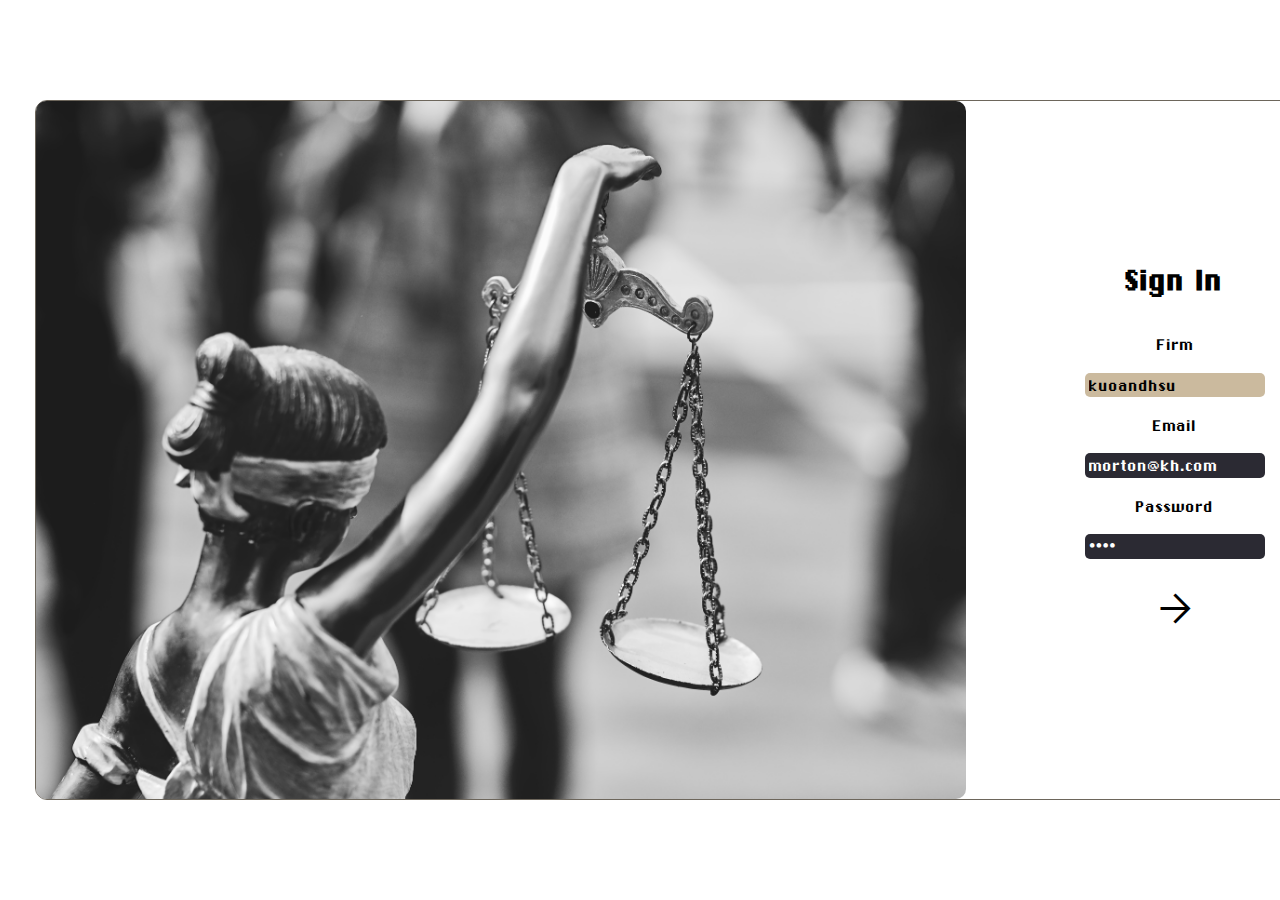
<file: index.html>
<!DOCTYPE html>
<html lang="en">
  <head>
    <meta charset="UTF-8" />
    <meta http-equiv="X-UA-Compatible" content="IE=edge" />
    <meta name="viewport" content="width=device-width, initial-scale=1.0" />
    <title>Law Msger</title>
    <link rel="icon" href="/images/favicon.ico" />
    <link rel="stylesheet" href="/style/auth.css" />
    <link href="https://fonts.googleapis.com/icon?family=Material+Icons" rel="stylesheet" />
    <link
      rel="stylesheet"
      href="https://fonts.googleapis.com/css2?family=Material+Symbols+Outlined:opsz,wght,FILL,GRAD@20..48,100..700,0..1,-50..200"
    />
  </head>
  <body>
    <div class="container">
      <div id="pane">
        <div id="landing"></div>
      </div>
    </div>
    <script type="module" src="/src/login.js"></script>
  </body>
</html>
</file>
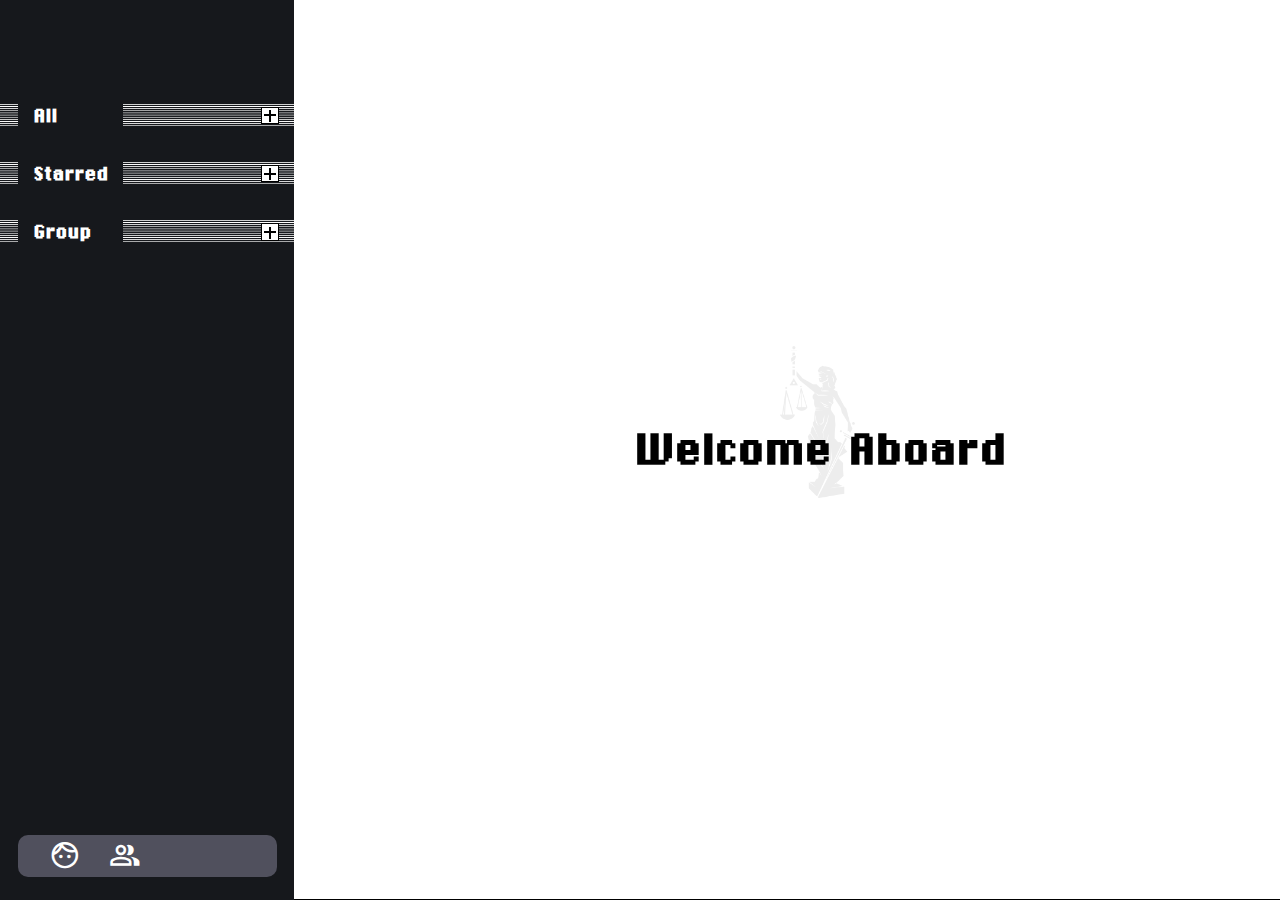
<file: main.html>
<!DOCTYPE html>
<html lang="en">
  <head>
    <meta charset="UTF-8" />
    <meta http-equiv="X-UA-Compatible" content="IE=edge" />
    <meta name="viewport" content="width=device-width, initial-scale=1.0" />
    <title>Law Msger</title>
    <link rel="icon" href="/images/favicon.ico" />
    <link href="bootstrap-tour/bootstrap-tour-standalone.min.css" rel="stylesheet" />
    <link rel="stylesheet" href="/style/style.css" />
    <link rel="stylesheet" href="/style/sidebar.css" />
    <link rel="stylesheet" href="/style/chat.css" />
    <link rel="stylesheet" href="/style/profile.css" />
    <link rel="stylesheet" href="/style/group.css" />
    <link rel="stylesheet" href="/style/admin.css" />
    <link href="https://fonts.googleapis.com/icon?family=Material+Icons" rel="stylesheet" />
    <link
      rel="stylesheet"
      href="https://fonts.googleapis.com/css2?family=Material+Symbols+Outlined:opsz,wght,FILL,GRAD@20..48,100..700,0..1,-50..200"
    />
  </head>
  <body>
    <div class="container">
      <div id="sidebar">
        <div id="navbar">
          <div id="firmLogo"></div>
          <div id="userInfo"><h2></h2></div>
        </div>
        <div id="all" class="collapse-header">
          <div class="header">
            <div><h3>All</h3></div>
            <div class="collapse-symbol"><span></span><span></span></div>
          </div>
          <div class="contacts content"></div>
        </div>

        <div id="star" class="collapse-header">
          <div class="header">
            <div><h3>Starred</h3></div>
            <div class="collapse-symbol"><span></span><span></span></div>
          </div>
          <div class="contacts content"></div>
        </div>

        <div id="group" class="collapse-header">
          <div class="header">
            <div><h3>Group</h3></div>
            <div class="collapse-symbol"><span></span><span></span></div>
          </div>
          <div class="groups content"></div>
        </div>
        <div class="footer-options">
          <span id="profile" class="material-symbols-outlined">face</span>
          <span id="groupAddParticipants" class="material-symbols-outlined">group</span>
          <span id="signOut" class="material-icons">logout</span>
        </div>
      </div>

      <div id="main">
        <div id="pane">
          <h1>Welcome Aboard</h1>
        </div>
      </div>
    </div>

    <script src="https://api.mortonkuo.solutions/socket.io/socket.io.js"></script>
    <script type="module" src="/src/socket.js"></script>
    <script type="module" src="/src/navbar.js"></script>
    <script type="module" src="/src/sidebar.js"></script>
    <script type="module" src="/src/admin.js"></script>
    <script src="https://code.jquery.com/jquery-3.6.1.min.js"></script>
    <script src="/bootstrap-tour/bootstrap-tour-standalone.min.js"></script>
    <script type="module" src="/src/tour.js"></script>
  </body>
</html>
</file>
<file: style/auth.css>
@font-face {
  font-family: ChiKareGo2;
  src: url('../fonts/ChiKareGo2.ttf') format('truetype');
}

* {
  margin: 0;
  box-sizing: border-box;
  font-size: 1.1rem;
}

body {
  height: 100vh;
  font-family: ChiKareGo2;
}

h3 {
  font-size: 2rem;
}

input {
  margin: 1rem 0;
  padding: 0.1rem 0.2rem;
  border: none;
  border-radius: 5px;
  font-family: ChiKareGo2;
}

input:focus {
  outline: none;
}

.container {
  display: flex;
  justify-content: center;
  flex-direction: column;
  height: 100%;
}

#pane {
  flex: 1;
  border-radius: 12px;
  min-width: 1350px;
  min-height: 700px;
}

#organizationNameInput {
  background-color: #cbba9e;
}

div.auth {
  display: flex;
  justify-content: center;
  margin: auto 2rem;
  border: 1px solid #6d665b;
  max-height: 68vh;
}

#signInIcon {
  font-size: 45px;
  margin-top: 0.5rem;
  border-radius: 10px;
  cursor: pointer;
}

#signInIcon:hover {
  transform: rotate(360deg);
  transition: all 1s ease;
}

form.auth {
  display: flex;
  flex-direction: column;
  justify-content: center;
  align-items: center;
  margin: 0 4rem;
  padding: 2rem 4rem;
  min-width: 27vw;
  max-height: 50vh;
  border: 1px solid black;
}

#signIn {
  position: relative;
  margin: 0;
  padding: 0;
  min-width: 31%;
  max-height: 100%;
  border: none;
}

h3.auth {
  margin-bottom: 2rem;
}

input.auth {
  background-color: #2b2a33;
  color: white;
  border: none;
}

button.auth {
  background-color: transparent;
  border: none;
}

div.signout {
  display: flex;
  align-items: center;
  padding-left: 5.7rem;
}

button.signout {
  padding: 0.5rem 1rem;
}

#landing {
  flex-grow: 1;
  border-right: 1px solid black;
  background-image: url(../images/landing.jpeg);
  background-size: cover;
  background-repeat: no-repeat;
  background-position: center;
  border: none;
  border-radius: 10px;
}

#systemMsg {
  position: absolute;
  top: 9%;
  color: rgb(229, 136, 152);
}

#systemMsg p {
  margin: 0.5rem;
}
</file>
<file: style/style.css>
@font-face {
  font-family: ChiKareGo2;
  src: url('../fonts/ChiKareGo2.ttf') format('truetype');
}

@font-face {
  font-family: Chicago;
  src: url('../fonts/ChicagoNormal.ttf') format('truetype');
}

:root {
  --background-color: rgb(22, 24, 28);
  --options-background-color: rgb(80, 80, 93);
  --options-hover-color: rgb(126, 126, 138);
  --options-hover-color-blue: #1f4560;
  --light-yellow: #cbba9e;
  --dark-yellow: #917b58;
  --scrollbar-background-color: rgb(46, 46, 55);
  --success-background-color: rgb(68, 164, 114);
  --error-background-color: pink;
  --border-radius: 10px;
}

.material-icons {
  font-family: 'Material Icons';
  font-weight: normal;
  font-style: normal;
  font-size: 24px; /* Preferred icon size */
  display: inline-block;
  line-height: 1;
  text-transform: none;
  letter-spacing: normal;
  word-wrap: normal;
  white-space: nowrap;
  direction: ltr;

  /* Support for all WebKit browsers. */
  -webkit-font-smoothing: antialiased;
  /* Support for Safari and Chrome. */
  text-rendering: optimizeLegibility;

  /* Support for Firefox. */
  -moz-osx-font-smoothing: grayscale;

  /* Support for IE. */
  font-feature-settings: 'liga';
}

* {
  margin: 0;
  box-sizing: border-box;
  font-size: 1.1rem;
}

body {
  font-family: Chicago;
}

h2 {
  font-family: ChiKareGo2;
  font-size: 1.5rem;
}

h3 {
  font-family: ChiKareGo2;
  font-size: 1.3rem;
}

input {
  margin: 1rem 0;
  font-family: ChiKareGo2;
}

input:focus {
  outline: none;
}

button {
  font-family: ChiKareGo2;
}

ul {
  list-style: none;
}

a {
  text-decoration: none;
  color: black;
}

p {
  cursor: default;
}

.container {
  display: flex;
  height: 100vh;
}

#systemMsg {
  display: flex;
  position: absolute;
  justify-content: center;
  width: 100%;
  background-color: var(--success-background-color);
  color: white;
}

#systemMsg.error {
  background-color: var(--error-background-color);
}

#systemMsg p {
  margin: 0.5rem;
}

#suggestions {
  position: absolute;
  bottom: 2.45rem;
  padding: 1rem;
  max-width: 100%;
  /* min-width: 1060px; */
  border-top-left-radius: 1rem;
  border-top-right-radius: 1rem;
  background-color: var(--background-color);
  color: white;
  cursor: pointer;
  visibility: hidden;
  z-index: 1;
  transition: bottom 0.2s ease;
}

#suggestions.on {
  visibility: visible;
}

#suggestions table {
  border-collapse: collapse;
}

#suggestions td,
#suggestions li {
  padding: 0 0.4rem;
  font-size: 1rem;
}

#suggestions td:first-child {
  border-top-left-radius: var(--border-radius);
  border-bottom-left-radius: var(--border-radius);
}

#suggestions td:last-child {
  border-top-right-radius: var(--border-radius);
  border-bottom-right-radius: var(--border-radius);
}

#suggestions li:hover,
#suggestions tr:hover {
  background-color: var(--options-hover-color-blue);
}

#suggestions li.on,
#suggestions tr.on {
  background-color: var(--options-hover-color-blue);
}

#main {
  display: flex;
  position: relative;
  flex-direction: column;
  justify-content: flex-start;
  flex-grow: 1;
  border-bottom: 1px solid black;
}

#main::after {
  content: '';
  background: url(/images/main.jpeg);
  background-size: 42rem;
  background-repeat: no-repeat;
  background-position: center;
  opacity: 0.07;
  top: 0;
  left: 0;
  bottom: 0;
  right: 0;
  position: absolute;
  z-index: -1;
}

#pane {
  display: flex;
  flex-direction: column;
  justify-content: space-between;
  align-items: center;
  height: 90vh;
  min-width: 1060px;
  flex-grow: 1;
}

#pane h1 {
  margin: auto auto;
  font-size: 3rem;
  font-family: ChiKareGo2;
  cursor: default;
}

#form {
  display: flex;
  justify-content: center;
  align-items: center;

  height: 9.5vh;
  width: 100%;
  padding: 0.7rem 0.25rem;
  background: rgba(0, 0, 0, 0.15);
  backdrop-filter: blur(10px);
  background-color: white;
}

#inputWrapper {
  display: flex;
  justify-content: space-between;
  align-items: flex-start;
  width: 95%;
  min-width: 1060px;
  min-height: 2.35rem;
  position: absolute;
  bottom: 22%;
  color: white;
  border-radius: var(--border-radius);
  background-color: var(--background-color);
}

#inputWrapper span {
  font-size: 1.5rem;
  cursor: pointer;
}

#inputWrapper button {
  display: flex;
  align-items: center;
  margin: 0.35rem 0 0 0;
  border: none;
  color: white;
  border-radius: var(--border-radius);
  background-color: var(--background-color);
}

#input {
  border: none;
  margin: 0.6rem;
  padding: 0 1rem;
  width: 93%;
  height: 28px;
  min-height: 28px;
  max-height: 30vh;
  overflow-y: auto;

  scrollbar-color: var(--options-background-color) var(--options-hover-color);
  scrollbar-width: thin;
  scrollbar-gutter: stable;

  color: white;
  border-radius: var(--border-radius);
  background-color: var(--background-color);
  resize: none;
  font-family: ChiKareGo2;
}

#input::-webkit-scrollbar {
  width: 0.8rem;
}

#input::-webkit-scrollbar-track {
  background: var(--scrollbar-background-color);
}

#input::-webkit-scrollbar-thumb {
  background-color: var(--background-color);
}

#input:focus {
  outline: none;
}

#form > button {
  background: #333;
  border: none;
  padding: 0 1rem;
  margin: 0.25rem;
  min-height: 1.5rem;
  border-radius: 3px;
  outline: none;
  color: #fff;
}

#messages {
  list-style-type: none;
  margin: 0;
  padding: 0;
  height: 90vh;
  width: 100%;
  overflow-y: auto;
  scrollbar-width: thin;
  scrollbar-gutter: stable;
}

#messages::-webkit-scrollbar {
  width: 0.8rem;
}

#messages::-webkit-scrollbar-track {
  background: var(--scrollbar-background-color);
}

#messages::-webkit-scrollbar-thumb {
  background-color: var(--background-color);
}

#messages > li {
  display: flex;
  padding: 0.5rem 1rem;
  background-image: linear-gradient(to right, #000 40%, rgba(255, 255, 255, 0) 20%);
  background-position: top;
  background-size: 3px 1px;
  background-repeat: repeat-x;
}

chat-unread-message #messages > li div {
  display: flex;
  min-width: 3rem;
  min-height: 3rem;
  justify-content: center;
}

#messages > li.chat-unread-message {
  background-color: bisque;
}

#messages > li div.chat-message-text {
  display: flex;
  flex-direction: column;
  justify-content: flex-start;
  align-items: flex-start;
  padding-left: 1rem;
  flex-grow: 1;
}

#userInfo {
  display: flex;
  align-items: center;
  margin: 0 1rem;
  cursor: default;
}

.options {
  display: flex;
  justify-content: center;
  align-items: center;
}

.options a {
  display: flex;
  padding: 0 1rem;
  cursor: pointer;
}

#imagesContainer {
  display: flex;
  justify-content: center;
  align-items: center;
  padding: 5rem;
}

#loadingEffect {
  width: 3rem;
  height: 3rem;
  border: 5px solid #f3f3f3;
  border-top: 6px solid var(--options-hover-color-blue);
  border-radius: 100%;
  position: absolute;
  top: 50%;
  left: 50%;
  animation: spin 1s infinite linear;
}

@keyframes spin {
  from {
    transform: rotate(0deg);
  }
  to {
    transform: rotate(360deg);
  }
}
</file>
<file: style/sidebar.css>
#sidebar {
  background-color: var(--background-color);
  display: flex;
  flex-direction: column;
  width: 23%;
  min-width: 23%;
  max-height: 100%;
}

#sidebar .header {
  display: flex;
  justify-content: space-between;
  align-items: center;
  margin: 1rem 0;
  color: white;
  background: linear-gradient(rgb(255, 255, 255) 50%, transparent 0);
  background-clip: content-box;
  background-size: 6.6666666667% 9.3333333333%;
  cursor: pointer;
}

#sidebar .header div:first-child {
  width: 7rem;
}

#sidebar h3 {
  padding: 0 1rem;
  margin: 0 0 0 1rem;
  background-color: var(--background-color);
}

#navbar {
  display: flex;
  margin: 1rem 0 0.5rem 0;
  justify-content: flex-start;
  color: white;
}

#firmLogo {
  height: 60px;
  width: 60px;
  margin-left: 0.8rem;
  border-radius: var(--border-radius);
  background-position: center;
  background-repeat: no-repeat;
  background-size: cover;
}

#all {
  background-color: var(--background-color);
}

.content {
  height: 0;
}

.contact,
.group {
  display: flex;
  margin: 0.7rem 1rem;
  height: 3rem;
  position: relative;
  border-radius: var(--border-radius);
  cursor: pointer;
  color: white;
  background-color: var(--options-background-color);
  direction: ltr;
}

.contact:hover,
.group:hover {
  background-color: #1f4560;
  transition: all 0.1s;
}

.contact.on,
.group.on {
  background-color: #1f4560;
}

.contact-picture,
.group-picture {
  margin: 0.3rem 1rem 0.3rem 0.6rem;
  display: flex;
  justify-content: center;
  align-items: center;
  width: 2.4rem;
  min-width: 2.4rem;
  border-radius: var(--border-radius);
  background-position: center;
  background-repeat: no-repeat;
  background-size: cover;
}

.group-picture {
  background-image: url(/images/group_pfp.jpg);
}

.contact-info,
.contact-add-star-button {
  display: flex;
  flex-direction: column;
  justify-content: center;
}

.contact-unread-count,
.group-unread-count {
  display: flex;
  justify-content: center;
  align-items: center;
  position: absolute;
  bottom: 3px;
  left: 3.2rem;
  color: white;
  height: 23px;
  width: 23px;
  border-radius: 50%;
  font-size: 0.9rem;
}

.contact-unread-count.on,
.group-unread-count.on {
  background-color: #b63f3f;
}

.group-name,
.contact-info {
  flex-grow: 1;
  font-size: 1.1rem;
  max-width: 60%;
}

span.group-delete-button,
span.contact-add-star-button,
span.contact-delete-star-button {
  display: inline-flex;
  justify-content: center;
  align-items: center;
  margin: 0 0.3rem;
  min-width: 13%;
  border-top-right-radius: var(--border-radius);
  border-bottom-right-radius: var(--border-radius);
}

.group-delete-button:hover,
.contact-add-star-button:hover,
.contact-delete-star-button:hover {
  color: rgb(226, 162, 43);
  font-variation-settings: 'FILL' 1, 'wght' 700, 'opsz' 26;
  transition: 0.8s;
}

.contact-status {
  width: 1rem;
  min-width: 1rem;
  background-color: grey;
}

.contact-status.on {
  background-color: rgb(68, 164, 114);
  transition: all 1s;
}

.collapse-symbol {
  display: flex;
  justify-content: center;
  width: 1rem;
  height: 1rem;
  margin: 0 0.6rem;
  border: 0.3px solid #000;
  background-color: #fff;
  background-repeat: no-repeat;
  background-size: 60% 5px, 5px 60%;
  cursor: pointer;
}

.content {
  overflow-y: auto;
  transition: height 0.4s ease;

  scrollbar-color: var(--options-background-color) var(--options-hover-color);
  scrollbar-width: thin;
  scrollbar-gutter: stable;
  direction: rtl;
}
.content::-webkit-scrollbar {
  width: 0.8rem;
}

.content::-webkit-scrollbar-track {
  background: var(--scrollbar-background-color);
}
.content::-webkit-scrollbar-thumb {
  background-color: var(--background-color);
}

.footer-options {
  display: flex;
  justify-content: space-around;
  align-items: center;
  margin: auto 1rem 1.3rem 1rem;
  padding: 0.2rem 1rem;
  border-radius: var(--border-radius);
  background-color: var(--options-background-color);
  color: white;
  cursor: pointer;
}

.footer-options span {
  border-radius: var(--border-radius);
  padding: 0.1rem 0.8rem;
  font-size: 1.8rem;
}
.footer-options span:hover {
  background-color: rgb(126, 126, 138);
}

.footer-options span.on {
  background-color: rgb(126, 126, 138);
}

/* toggle symbol animation */

.collapse-symbol {
  display: flex;
  justify-content: center;
  align-items: center;
  position: relative;
  right: 5px;
}

.collapse-symbol span {
  display: block;
  position: absolute;
  width: 12px;
  height: 2px;
  background-color: #000;
  transition: transform 0.3s ease;
}

.collapse-symbol span:last-child {
  top: 9.5px;
  transform: rotate(90deg) translateX(-2px);
}

.collapse-symbol.active span:first-child {
  transform: rotate(180deg);
}

.collapse-symbol.active span:last-child {
  transform: rotate(0) translateY(-2px);
}

#signOut {
  color: white;
}

#optionDiv {
  display: flex;
  flex-direction: column;
  justify-content: center;

  margin: 4rem 2rem;
  padding: 2rem 4rem;
  border: 1px solid #6d665b;
  height: 70vh;

  justify-content: space-evenly;
}

#optionDiv button {
  padding: 0.5rem 1rem;
}
</file>
<file: style/chat.css>
#chatUploadButtonWrapper {
  display: flex;
  justify-content: center;
  align-items: center;
  margin: 0.25rem 0 0 0.25rem;
  height: 2rem;
  width: 2rem;
  cursor: pointer;
}

#chatUploadButtonWrapper span {
  padding: 0.1rem;
  color: white;
  border-radius: var(--border-radius);
}

#chatUploadButtonWrapper span:hover {
  background-color: var(--options-hover-color);
}

#chatSendButtonWrapper {
  margin: 0 0.7rem;
  padding: 0.1rem;
  cursor: pointer;
  border-radius: var(--border-radius);
}

#chatSendButtonWrapper:hover {
  background-color: var(--options-hover-color);
}

#previewImageDiv {
  display: flex;
  justify-content: center;
  align-items: flex-end;
  position: absolute;
  padding-left: 0.6rem;
  padding-right: 3rem;
  right: 2rem;
  top: 1.5rem;
  color: white;
  background-color: var(--background-color);
  border-radius: 10px;
  height: 13rem;
}

#previewImageDiv[data-file='false'] {
  visibility: hidden;
}

#chatUnloadFileButton {
  position: absolute;
  top: 1rem;
  right: -0.5rem;
  padding-right: 1.5rem;
  cursor: pointer;
}

span#searchTourButton {
  position: absolute;
  top: -2.5rem;
  right: 0;
  color: var(--background-color);
  cursor: pointer;
  font-size: 2rem;
  font-variation-settings: 'wght' 700, 'opsz' 26;
}

.chat-sender-picture {
  display: flex;
  justify-content: center;
  align-items: center;
  width: 3rem;
  height: 3rem;
  min-width: 3rem;
  min-height: 3rem;
  border: 1px solid black;
  border-radius: var(--border-radius);
  background-position: center;
  background-repeat: no-repeat;
  background-size: cover;
}

.chat-message-files {
  display: flex;
}

.chat-message-image-preview,
.chat-message-file-preview,
.chat-upload-image-preview,
.chat-upload-file-preview {
  margin: 0.6rem 0.6rem 0.6rem 0;
}

.chat-message-file-preview {
  border: 1px solid black;
  border-radius: var(--border-radius);
}

.chat-upload-file-preview {
  border-radius: var(--border-radius);
}

.chat-message-file-preview,
.chat-upload-file-preview {
  display: flex;
  justify-content: center;
  align-items: center;
  height: 10rem;
  width: 14rem;
  padding: 1rem;
  text-align: center;
  overflow: hidden;
  background-color: var(--options-background-color);
}

.chat-message-image-preview,
.chat-upload-image-preview {
  max-height: 12rem;
  max-width: 12rem;
}

.chat-message-image-preview,
.chat-message-file-preview {
  cursor: pointer;
}

.chat-message-file-preview {
  display: inline-flex;
  color: white;
  padding: 1rem;
  overflow: hidden;
  border: none;
  background-color: var(--options-background-color);
}

.chat-message-time {
  display: flex;
  justify-content: flex-end;
  min-width: 9.5rem;
}
</file>
<file: style/profile.css>
#profileContainer {
  display: flex;
  flex-direction: column;
  justify-content: space-around;
  align-items: center;
  padding: 2rem 4rem;
  height: 100%;
  width: 45%;
  border-radius: var(--border-radius);
}

#profileContainer p {
  margin: 0.7rem;
}

#profileContainer button {
  background-color: var(--background-color);
}

#profileContainer button:hover {
  background-color: var(--options-hover-color-blue);
}

#profileContainer button.on {
  background-color: var(--options-hover-color-blue);
}

#profileDiv {
  display: flex;
  justify-content: center;
  align-items: center;
  margin: auto 4rem;
  height: 85vh;
  min-width: 65vw;
  border: 1px solid #6d665b;
  border-radius: var(--border-radius);
}

#profilePictureDiv,
#profilePicturePreviewDiv {
  height: 250px;
  width: 250px;
  border-radius: 50%;
  overflow: hidden;
  background-position: center;
  background-repeat: no-repeat;
  background-size: cover;
}

#profilePicturePreviewDiv {
  border: 2px solid var(--dark-yellow);
}

h3.profile {
  margin: 1rem 0;
  font-size: 2rem;
}

input.profile {
  background-color: var(--options-background-color);
  color: white;
  border: none;
  border-radius: var(--border-radius);
  padding: 0.1rem 0.2rem;

  max-width: 15vw;
}

#changePasswordDiv,
#changeProfilePictureDiv {
  display: flex;
  flex-direction: column;
  justify-content: space-around;
  align-items: center;
  flex-grow: 1;
  padding: 2rem 4rem;
  height: 100%;
  color: white;
  background-color: var(--background-color);
  border-radius: var(--border-radius);
  font-family: ChiKareGo2;
}

#changePasswordDiv p,
#changeProfilePictureDiv p {
  font-size: 1.3rem;
}

.editDiv {
  display: flex;
  flex-direction: column;
}

.editDiv button {
  margin-top: 2rem;
  padding: 0.5rem 1rem;
  cursor: pointer;
  background-color: var(--options-background-color);
  color: white;
  border: none;
  border-radius: var(--border-radius);

  width: 15vw;
}

.editDiv button:hover {
  color: white;
  background-color: var(--options-hover-color-blue);
  transition: all 0.1s;
}

#pictureInputWrapper {
  display: flex;
  justify-content: center;
  align-items: center;
}

#changeProfilePictureDiv .editDiv {
  flex-direction: row;
  justify-content: center;
}

#pictureInputIcon,
#pictureInputComfirm {
  color: white;
  font-size: 40px;
  margin: 0.4rem 1.5rem;
  padding: 0.25rem 0.5rem;
  border-radius: var(--border-radius);
  cursor: pointer;
  /* font-variation-settings: 'FILL' 1, 'wght' 700, 'opsz' 48; */
}

#pictureInputIcon:hover,
#pictureInputComfirm:hover {
  background-color: var(--options-hover-color-blue);
  transition: all 0.1s;
}

#pictureInput {
  position: absolute;
  visibility: hidden;
}
</file>
<file: style/group.css>
@font-face {
  font-family: ChiKareGo2;
  src: url('../fonts/ChiKareGo2.ttf') format('truetype');
}

#manageDiv {
  display: flex;
  justify-content: space-between;
  align-items: center;
  margin: auto 4rem;
  height: 85vh;
  min-width: 65vw;
  border: 1px solid #6d665b;
  border-radius: var(--border-radius);
}

#formDiv {
  display: flex;
  flex-direction: column;
  justify-content: space-evenly;
  align-items: center;
  width: 45%;
  min-height: 100%;
  border-top-left-radius: var(--border-radius);
  border-bottom-left-radius: var(--border-radius);
}

#infoDiv {
  display: flex;
  flex-direction: column;
  align-items: center;
  justify-content: center;
  flex-grow: 1;
  min-height: 100%;
  background-color: var(--background-color);
  border-radius: var(--border-radius);

  color: white;
}

div.group-function {
  display: flex;
  justify-content: center;
  max-height: 68vh;
}

form.group-function {
  display: flex;
  flex-direction: column;
  justify-content: center;
  align-items: center;
  padding: 0 4rem;
  min-width: 27vw;
  max-height: 50vh;
}

#formDiv h3,
#infoDiv h3 {
  font-size: 1.5rem;
  margin: 2rem 0 1rem 0;
}

#infoDiv h3 {
  margin: 1.5rem 0;
}

#infoDiv h3:first-child {
  margin: 5rem 0 1.5rem 0;
}

input.group-function,
button.group-function {
  background-color: #2b2a33;
  color: white;
  border: none;
  border-radius: var(--border-radius);
  padding: 0.1rem 0.2rem;
  max-width: 15vw;
}

button.group-function {
  margin: 1rem;
  padding: 0.22rem 0.7rem;
  border-radius: 0.5rem;
  cursor: pointer;
}

button.group-function:hover {
  background-color: var(--options-hover-color-blue);
  transition: all 0.1s;
}

.group-status {
  width: 1rem;
  min-width: 1rem;
  background-color: rgb(247, 199, 139);
  border-top-left-radius: var(--sidebar-border-radius);
  border-bottom-left-radius: var(--sidebar-border-radius);
}

.group-name {
  display: flex;
  align-items: center;
}

#groupParticipantsSearchResultDiv,
#groupSelectedUserDiv {
  padding: 1rem;
  height: 35vh;
  max-height: 40vh;
  width: 70%;
  border-radius: var(--border-radius);
}

#groupParticipantsSearchResultDiv,
#groupSelectedUserDiv {
  overflow-y: auto;
  transition: height 0.3s ease;

  scrollbar-color: var(--options-background-color) var(--options-hover-color);
  scrollbar-width: thin;
  scrollbar-gutter: stable;
  direction: rtl;
}
#groupParticipantsSearchResultDiv::-webkit-scrollbar,
#groupSelectedUserDiv::-webkit-scrollbar {
  width: 0.8rem;
}

#groupParticipantsSearchResultDiv::-webkit-scrollbar-track,
#groupSelectedUserDiv::-webkit-scrollbar-track {
  background: var(--scrollbar-background-color);
}
#groupParticipantsSearchResultDiv::-webkit-scrollbar-thumb,
#groupSelectedUserDiv::-webkit-scrollbar-thumb {
  background-color: var(--background-color);
}

#groupParticipantsSearchResultDiv {
  margin-bottom: 0;
}

.group-participants-option,
.group-participants-selected {
  display: flex;
  justify-content: center;
  margin: 0 auto 1rem auto;
  width: 80%;
  border: 1px solid black;
  background-color: var(--options-background-color);
  border-radius: var(--border-radius);
}

.group-participants-option:hover,
.group-participants-selected:hover {
  background-color: var(--options-hover-color-blue);
}

.group-participants-option {
  cursor: pointer;
}

.group-participants-selected {
  cursor: not-allowed;
}

#groupParticipantsList {
  position: absolute;
  top: 30%;
  left: 45%;
  padding: 8rem;
  border: 1px solid black;
}

#groupParticipantsList div:first-child {
  cursor: pointer;
}
</file>
<file: style/admin.css>
@font-face {
  font-family: ChiKareGo2;
  src: url('../fonts/ChiKareGo2.ttf') format('truetype');
}

#adminManageDiv {
  width: 70vw;
}

div.admin {
  display: flex;
  justify-content: space-around;
  align-items: center;
  margin: auto 2rem;
  height: 85vh;
  color: white;
  background-color: var(--background-color);
  border-radius: var(--border-radius);
}

form.admin {
  display: flex;
  flex-direction: column;
  align-items: center;
  padding: 2rem 4rem;
  height: 65vh;
}

form.admin input {
  background-color: var(--options-background-color);
  color: white;
  border: none;
  border-radius: var(--border-radius);
  padding: 0.1rem 0.2rem;
}

form.admin:first-child {
  border-top-left-radius: var(--border-radius);
  border-bottom-left-radius: var(--border-radius);
}

form.admin:last-child {
  border-top-right-radius: var(--border-radius);
  border-bottom-right-radius: var(--border-radius);
}

h3.admin {
  margin-bottom: 2rem;
  font-size: 1.8rem;
  cursor: default;
}

input.admin,
button.admin {
  background-color: var(--options-background-color);
  color: white;
  border: none;
  border-radius: 3px;
  padding: 0.1rem 0.2rem;
  max-width: 15vw;
}

button.admin:hover {
  background-color: var(--options-hover-color-blue);
}

button.admin {
  margin-top: auto;
  padding: 0.22rem 0.7rem;
  border-radius: 0.5rem;
  cursor: pointer;
}

#firmPictureDiv {
  display: flex;
  flex-direction: column;
  align-items: center;
}

#firmPictureDiv .editDiv {
  flex-direction: row;
  justify-content: center;
  margin-top: auto;
}

#firmPicturePreviewDiv {
  height: 250px;
  width: 250px;
  margin-bottom: 1rem;
  overflow: hidden;
  border-radius: var(--border-radius);
  border: 2px solid var(--dark-yellow);
  background-position: center;
  background-repeat: no-repeat;
  background-size: cover;
}

#firmPictureInputIcon:hover,
#firmPictureInputComfirm:hover {
  background-color: var(--options-hover-color-blue);
  transition: all 0.1s;
}

#firmPictureInputIcon,
#firmPictureInputComfirm {
  color: white;
  font-size: 40px;
  margin: 0 1.5rem;
  padding: 0.25rem 0.5rem;
  border-radius: var(--border-radius);
  cursor: pointer;
}
</file>
